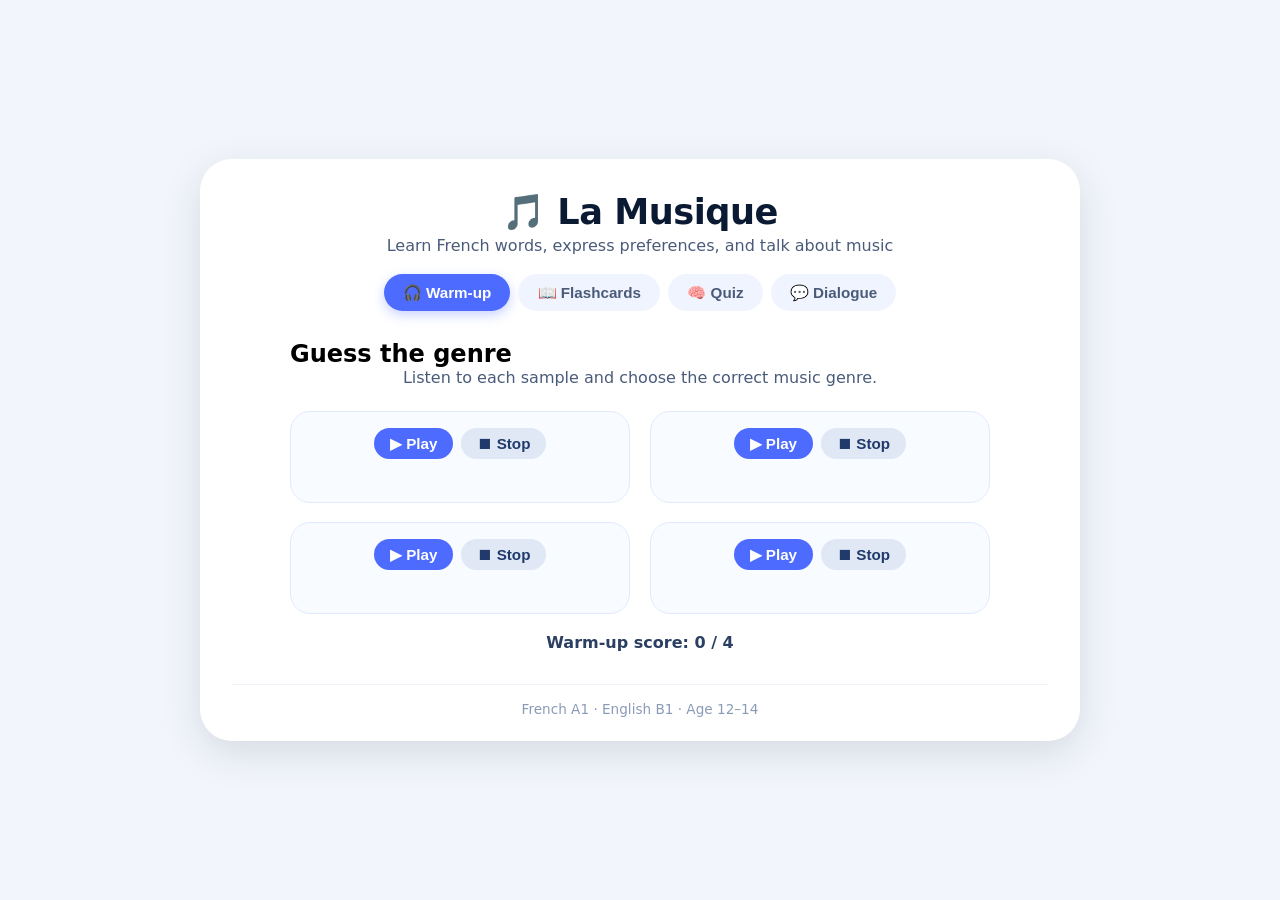
<file: index.html>
<!DOCTYPE html>
<html lang="en">
<head>
  <meta charset="UTF-8" />
  <meta name="viewport" content="width=device-width, initial-scale=1.0" />
  <title>La Musique – learn French</title>
  <link rel="stylesheet" href="styles.css" />
</head>
<body>
  <div class="app">
    <header>
      <h1>🎵 La Musique</h1>
      <p class="subtitle">Learn French words, express preferences, and talk about music</p>
      <nav class="tabs">
        <button class="tab active" data-tab="warmup">🎧 Warm‑up</button>
        <button class="tab" data-tab="flashcards">📖 Flashcards</button>
        <button class="tab" data-tab="quiz">🧠 Quiz</button>
        <button class="tab" data-tab="dialogue">💬 Dialogue</button>
      </nav>
    </header>

    <main>
      <!-- WARM-UP -->
      <section id="warmup" class="tab-content active">
        <div class="warmup-area">
          <h2>Guess the genre</h2>
          <p class="warmup-desc">Listen to each sample and choose the correct music genre.</p>
          <div class="genre-grid">
            <div class="genre-item" data-genre="rock">
              <div class="audio-controls">
                <button class="play-btn" data-audio="rock">▶ Play</button>
                <button class="stop-btn" data-audio="rock">⏹ Stop</button>
              </div>
              <div class="genre-options" style="display:none;">
                <button class="genre-opt" data-genre="rock">Rock</button>
                <button class="genre-opt" data-genre="jazz">Jazz</button>
                <button class="genre-opt" data-genre="classical">Classical</button>
                <button class="genre-opt" data-genre="electronic">Electronic</button>
              </div>
              <span class="genre-feedback"></span>
            </div>
            <div class="genre-item" data-genre="jazz">
              <div class="audio-controls">
                <button class="play-btn" data-audio="jazz">▶ Play</button>
                <button class="stop-btn" data-audio="jazz">⏹ Stop</button>
              </div>
              <div class="genre-options" style="display:none;">
                <button class="genre-opt" data-genre="rock">Rock</button>
                <button class="genre-opt" data-genre="jazz">Jazz</button>
                <button class="genre-opt" data-genre="classical">Classical</button>
                <button class="genre-opt" data-genre="electronic">Electronic</button>
              </div>
              <span class="genre-feedback"></span>
            </div>
            <div class="genre-item" data-genre="classical">
              <div class="audio-controls">
                <button class="play-btn" data-audio="classical">▶ Play</button>
                <button class="stop-btn" data-audio="classical">⏹ Stop</button>
              </div>
              <div class="genre-options" style="display:none;">
                <button class="genre-opt" data-genre="rock">Rock</button>
                <button class="genre-opt" data-genre="jazz">Jazz</button>
                <button class="genre-opt" data-genre="classical">Classical</button>
                <button class="genre-opt" data-genre="electronic">Electronic</button>
              </div>
              <span class="genre-feedback"></span>
            </div>
            <div class="genre-item" data-genre="electronic">
              <div class="audio-controls">
                <button class="play-btn" data-audio="electronic">▶ Play</button>
                <button class="stop-btn" data-audio="electronic">⏹ Stop</button>
              </div>
              <div class="genre-options" style="display:none;">
                <button class="genre-opt" data-genre="rock">Rock</button>
                <button class="genre-opt" data-genre="jazz">Jazz</button>
                <button class="genre-opt" data-genre="classical">Classical</button>
                <button class="genre-opt" data-genre="electronic">Electronic</button>
              </div>
              <span class="genre-feedback"></span>
            </div>
          </div>
          <p class="warmup-score">Warm‑up score: <span id="warmupScore">0</span> / 4</p>
          <audio id="audioPlayer" style="display:none;"></audio>
        </div>
      </section>

      <!-- FLASHCARDS -->
      <section id="flashcards" class="tab-content">
        <div class="card-area">
          <div class="flip-card" id="flipCard">
            <div class="flip-inner">
              <div class="flip-front">
                <p class="french-word" id="frontWord">la chanson</p>
                <button class="speak-btn" id="speakFront">🔊</button>
              </div>
              <div class="flip-back">
                <p class="english-translation" id="backWord">song</p>
              </div>
            </div>
          </div>
          <div class="card-controls">
            <button id="prevCard" class="ctrl-btn">◀</button>
            <span id="cardCounter">1 / 15</span>
            <button id="nextCard" class="ctrl-btn">▶</button>
            <button id="flipBtn" class="ctrl-btn primary">🔁 Flip</button>
          </div>
          <p class="hint">Click "Flip" to see the translation, use arrows to navigate, and 🔊 to hear the word.</p>
        </div>
      </section>

      <!-- QUIZ -->
      <section id="quiz" class="tab-content">
        <div class="quiz-area">
          <p class="quiz-question" id="quizQuestion">What is the English for <strong>la chanson</strong>?</p>
          <div class="quiz-options" id="quizOptions">
            <button class="option" data-index="0">song</button>
            <button class="option" data-index="1">singer</button>
            <button class="option" data-index="2">instrument</button>
            <button class="option" data-index="3">music</button>
          </div>
          <div class="quiz-feedback" id="quizFeedback"></div>
          <button id="nextQuizBtn" class="ctrl-btn primary">Next word →</button>
          <p class="quiz-score">Score: <span id="quizScore">0</span> / <span id="quizTotal">15</span></p>
        </div>
      </section>

      <!-- DIALOGUE -->
      <section id="dialogue" class="tab-content">
        <div class="dialogue-area">
          <div class="dialogue-nav">
            <button id="prevDialogue" class="ctrl-btn">◀</button>
            <span id="dialogueCounter">1 / 5</span>
            <button id="nextDialogue" class="ctrl-btn">▶</button>
          </div>
          <div class="dialogue-text" id="dialogueText">
            <!-- filled by JS -->
          </div>
          <div class="dialogue-keywords">
            <p><strong>Select the keywords (genres and preference expressions) that appear in this dialogue:</strong></p>
            <div id="keywordOptions" class="keyword-options">
              <!-- filled by JS -->
            </div>
            <button id="checkKeywordsBtn" class="ctrl-btn primary">Check</button>
            <span id="keywordFeedback" class="keyword-feedback"></span>
            <p class="dialogue-score">Dialogue score: <span id="dialogueScore">0</span> / <span id="dialogueTotal">5</span></p>
          </div>
        </div>
      </section>
    </main>

    <footer>
      <p>French A1 · English B1 · Age 12–14</p>
    </footer>
  </div>

  <script src="script.js"></script>
</body>
</html>
</file>
<file: styles.css>
/* RESET & BASE */
* { box-sizing: border-box; margin: 0; padding: 0; }

body {
  font-family: 'Segoe UI', Roboto, system-ui, -apple-system, sans-serif;
  background: #f2f6fc;
  min-height: 100vh;
  display: flex;
  justify-content: center;
  align-items: center;
  padding: 1rem;
}

.app {
  max-width: 880px;
  width: 100%;
  background: white;
  border-radius: 32px;
  box-shadow: 0 12px 40px rgba(0, 20, 40, 0.12);
  padding: 2rem 2rem 1.5rem;
  transition: 0.2s;
}

header { text-align: center; margin-bottom: 1.8rem; }
h1 { font-size: 2.2rem; font-weight: 700; color: #0b1a33; letter-spacing: -0.5px; }
.subtitle { color: #4a5b7a; font-size: 1rem; font-weight: 500; margin-top: 0.2rem; }

.tabs {
  display: flex;
  gap: 0.5rem;
  justify-content: center;
  margin-top: 1.2rem;
  flex-wrap: wrap;
}
.tab {
  background: transparent;
  border: none;
  padding: 0.6rem 1.2rem;
  border-radius: 40px;
  font-weight: 600;
  font-size: 0.95rem;
  color: #4a5b7a;
  cursor: pointer;
  transition: 0.2s;
  background: #f0f4fe;
}
.tab:hover { background: #e2eafb; }
.tab.active { background: #4d6bfe; color: white; box-shadow: 0 4px 12px rgba(77,107,254,0.3); }

.tab-content { display: none; animation: fadeIn 0.25s ease; }
.tab-content.active { display: block; }
@keyframes fadeIn { from { opacity:0.4; transform:translateY(8px); } to { opacity:1; transform:translateY(0); } }

/* WARM-UP */
.warmup-area { max-width: 700px; margin: 0 auto; }
.warmup-desc { text-align: center; color: #4a5b7a; margin-bottom: 1.5rem; }
.genre-grid {
  display: grid;
  grid-template-columns: 1fr 1fr;
  gap: 1.2rem;
}
.genre-item {
  background: #f8fbff;
  border: 1px solid #e2eafb;
  border-radius: 20px;
  padding: 1rem;
  text-align: center;
  transition: 0.15s;
}
.genre-item:hover { border-color: #b0c5f0; }
.audio-controls {
  display: flex;
  justify-content: center;
  gap: 0.5rem;
  margin-bottom: 0.5rem;
}
.play-btn, .stop-btn {
  border: none;
  padding: 0.4rem 1rem;
  border-radius: 40px;
  font-weight: 600;
  font-size: 0.95rem;
  cursor: pointer;
  transition: 0.15s;
}
.play-btn {
  background: #4d6bfe;
  color: white;
}
.play-btn:hover { background: #3a58e0; transform: scale(0.97); }
.stop-btn {
  background: #e0e7f5;
  color: #1f3a6b;
}
.stop-btn:hover { background: #d0d8ea; }

.genre-options { display: flex; flex-wrap: wrap; justify-content: center; gap: 0.4rem; margin: 0.5rem 0; }
.genre-opt {
  background: #f0f4fe;
  border: none;
  padding: 0.3rem 0.8rem;
  border-radius: 30px;
  font-weight: 500;
  cursor: pointer;
  font-size: 0.9rem;
  transition: 0.15s;
}
.genre-opt:hover { background: #e2eafb; }
.genre-opt.correct { background: #2b9d5e; color: white; }
.genre-opt.wrong { background: #d14b5a; color: white; }
.genre-opt.disabled { pointer-events: none; opacity: 0.6; }
.genre-feedback { display: inline-block; margin-left: 0.5rem; font-weight: 600; font-size: 1rem; }
.warmup-score { text-align: center; margin-top: 1.2rem; font-weight: 600; color: #2b3f62; }

/* FLASHCARDS */
.card-area { display: flex; flex-direction: column; align-items: center; gap: 1.2rem; }
.flip-card {
  width: 100%;
  max-width: 380px;
  height: 210px;
  perspective: 800px;
  cursor: pointer;
  position: relative;
}
.flip-inner {
  position: relative;
  width: 100%;
  height: 100%;
  transition: transform 0.4s cubic-bezier(0.2,0.8,0.3,1);
  transform-style: preserve-3d;
  border-radius: 24px;
  box-shadow: 0 6px 20px rgba(0,0,0,0.06);
}
.flip-card.flipped .flip-inner { transform: rotateY(180deg); }
.flip-front, .flip-back {
  position: absolute;
  width: 100%;
  height: 100%;
  backface-visibility: hidden;
  border-radius: 24px;
  display: flex;
  flex-direction: column;
  align-items: center;
  justify-content: center;
  background: white;
  border: 1px solid #e8edf5;
}
.flip-front { background: linear-gradient(145deg, #ffffff, #f8fbff); }
.flip-back { transform: rotateY(180deg); background: #f0f5ff; border-color: #d6e0f5; }
.french-word { font-size: 2.4rem; font-weight: 700; color: #0b1a33; letter-spacing: -0.3px; }
.english-translation { font-size: 2rem; font-weight: 600; color: #1f3a6b; }
.speak-btn {
  background: transparent;
  border: none;
  font-size: 1.6rem;
  cursor: pointer;
  margin-top: 0.3rem;
  transition: 0.15s;
}
.speak-btn:hover { transform: scale(1.1); }
.card-controls { display: flex; align-items: center; gap: 0.8rem; flex-wrap: wrap; justify-content: center; }
.ctrl-btn {
  background: #f0f4fe;
  border: none;
  padding: 0.5rem 1rem;
  border-radius: 40px;
  font-weight: 600;
  font-size: 0.95rem;
  color: #1f3a6b;
  cursor: pointer;
  transition: 0.15s;
}
.ctrl-btn:hover { background: #e2eafb; }
.ctrl-btn.primary {
  background: #4d6bfe;
  color: white;
  box-shadow: 0 4px 10px rgba(77,107,254,0.25);
}
.ctrl-btn.primary:hover { background: #3a58e0; transform: scale(0.97); }
#cardCounter { font-weight: 600; color: #2b3f62; min-width: 60px; text-align: center; }
.hint { color: #6b7f9e; font-size: 0.9rem; text-align: center; margin-top: 0.8rem; }

/* QUIZ */
.quiz-area { max-width: 500px; margin: 0 auto; }
.quiz-question { font-size: 1.3rem; margin-bottom: 1.2rem; color: #0b1a33; }
.quiz-options { display: flex; flex-direction: column; gap: 0.6rem; margin-bottom: 1.2rem; }
.option {
  background: #f8faff;
  border: 2px solid #e2eafb;
  border-radius: 16px;
  padding: 0.8rem 1.2rem;
  font-size: 1.05rem;
  font-weight: 500;
  color: #0b1a33;
  cursor: pointer;
  transition: 0.15s;
  text-align: left;
}
.option:hover { border-color: #b0c5f0; background: #f0f6ff; }
.option.correct { border-color: #2b9d5e; background: #e6f7ee; color: #1a6b3f; }
.option.wrong { border-color: #d14b5a; background: #fee9ec; color: #a1323f; }
.option.disabled { pointer-events: none; opacity: 0.7; }
.quiz-feedback { min-height: 2rem; font-weight: 500; margin-bottom: 0.5rem; }
.quiz-score { margin-top: 0.8rem; font-weight: 600; color: #2b3f62; }

/* DIALOGUE */
.dialogue-area { max-width: 700px; margin: 0 auto; }
.dialogue-nav {
  display: flex;
  justify-content: center;
  align-items: center;
  gap: 1rem;
  margin-bottom: 1rem;
}
#dialogueCounter { font-weight: 600; color: #2b3f62; min-width: 60px; text-align: center; }

.dialogue-text {
  background: #f8fbff;
  padding: 1.2rem 1.5rem;
  border-radius: 20px;
  border: 1px solid #e2eafb;
  margin-bottom: 1.5rem;
  line-height: 1.8;
  font-size: 1.05rem;
}
.dialogue-text .line {
  display: flex;
  flex-direction: column;
  margin-bottom: 0.6rem;
  padding: 0.3rem 0;
  border-bottom: 1px dashed #dde5f0;
}
.dialogue-text .line:last-child { border-bottom: none; }
.dialogue-text .fr {
  font-weight: 600;
  color: #0b1a33;
}
.dialogue-text .en {
  font-style: italic;
  color: #4a5b7a;
  font-size: 0.95rem;
  margin-left: 1rem;
}
.dialogue-text .speak-line {
  background: transparent;
  border: none;
  font-size: 1.2rem;
  cursor: pointer;
  margin-left: 0.5rem;
  vertical-align: middle;
}
.dialogue-text .speak-line:hover { transform: scale(1.1); }

.dialogue-keywords {
  background: #ffffff;
  border: 1px solid #e8edf5;
  border-radius: 16px;
  padding: 1rem 1.2rem;
}
.dialogue-keywords p { margin-bottom: 0.8rem; color: #0b1a33; }
.keyword-options {
  display: flex;
  flex-wrap: wrap;
  gap: 0.6rem;
  margin-bottom: 1rem;
}
.keyword-opt {
  background: #f0f4fe;
  border: 2px solid transparent;
  padding: 0.4rem 1rem;
  border-radius: 30px;
  font-weight: 500;
  cursor: pointer;
  transition: 0.15s;
  color: #1f3a6b;
}
.keyword-opt:hover { background: #e2eafb; }
.keyword-opt.selected {
  border-color: #4d6bfe;
  background: #e0e8fe;
}
.keyword-opt.correct {
  background: #2b9d5e;
  color: white;
  border-color: #2b9d5e;
}
.keyword-opt.wrong {
  background: #d14b5a;
  color: white;
  border-color: #d14b5a;
}
.keyword-opt.disabled { pointer-events: none; opacity: 0.7; }
.keyword-feedback { margin-left: 1rem; font-weight: 600; }
.dialogue-score { text-align: right; margin-top: 0.8rem; font-weight: 600; color: #2b3f62; }

footer { margin-top: 2rem; text-align: center; color: #8a9bb8; font-size: 0.85rem; border-top: 1px solid #eef3fa; padding-top: 1rem; }

@media (max-width: 600px) {
  .app { padding: 1.2rem; }
  h1 { font-size: 1.7rem; }
  .flip-card { height: 170px; }
  .french-word { font-size: 1.8rem; }
  .english-translation { font-size: 1.5rem; }
  .genre-grid { grid-template-columns: 1fr; }
  .tabs { gap: 0.3rem; }
  .tab { padding: 0.4rem 0.8rem; font-size: 0.85rem; }
}
</file>
